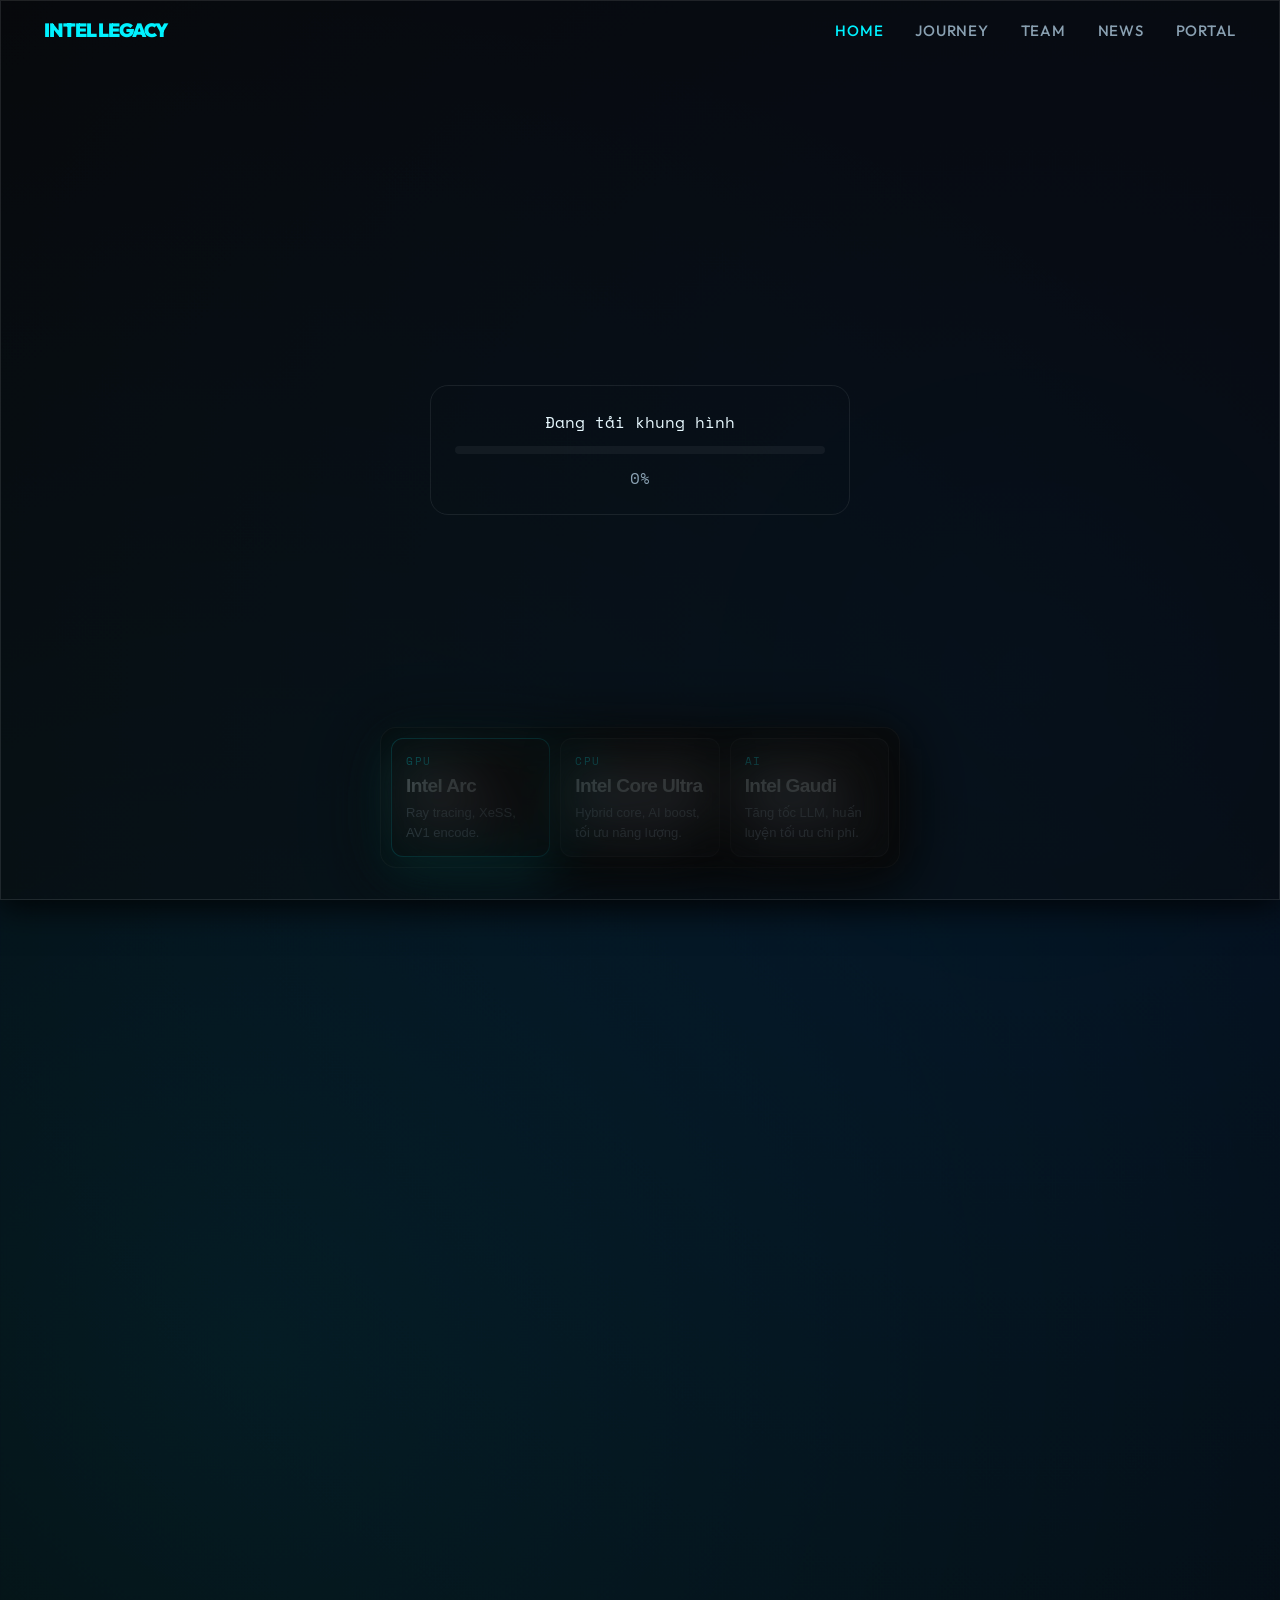
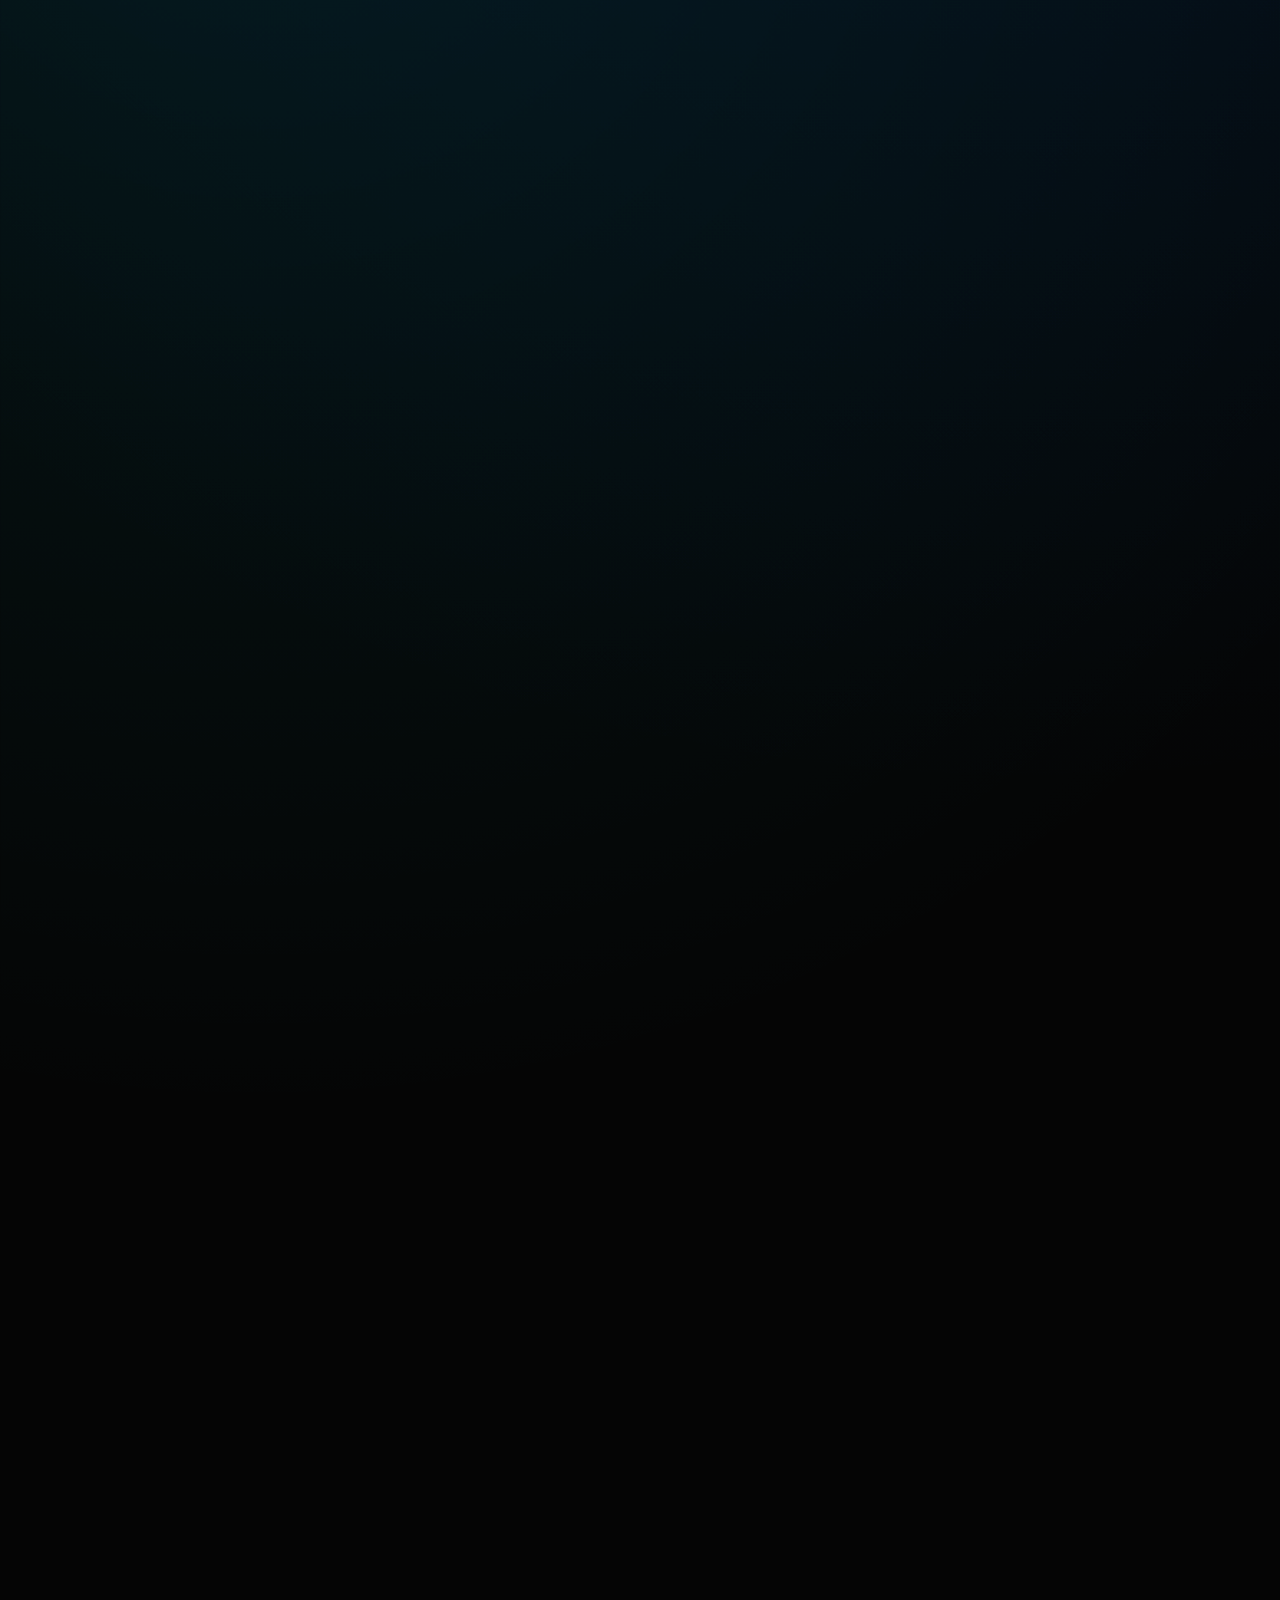
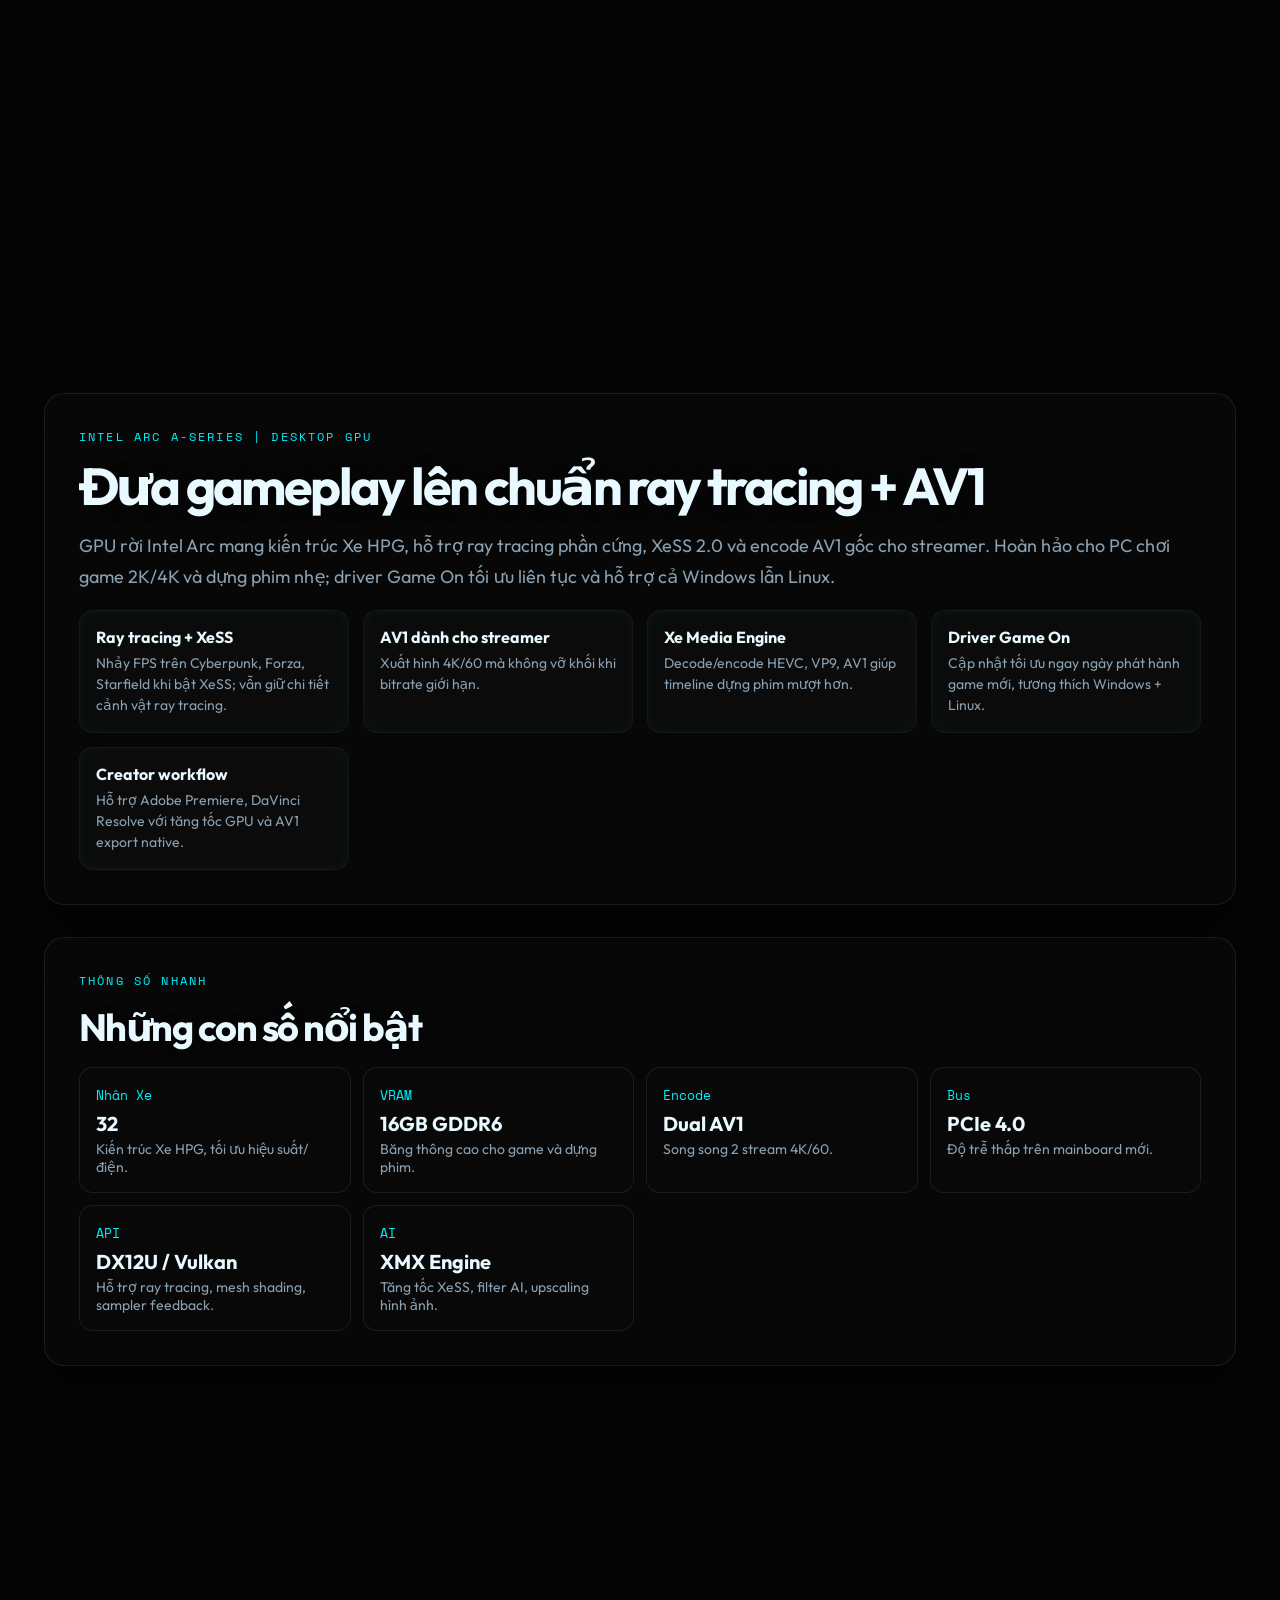
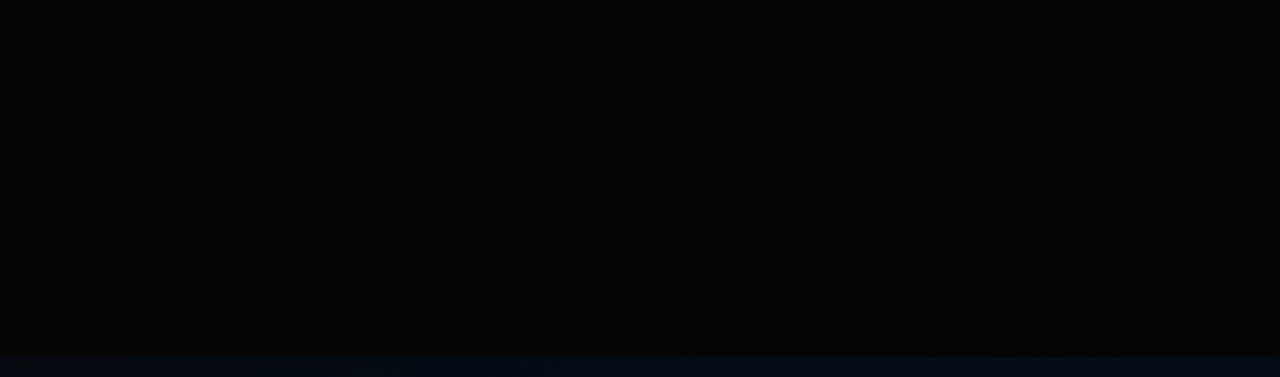
<file: index.html>
<!DOCTYPE html>
<html lang="vi">

<head>
  <meta charset="UTF-8" />
  <meta name="viewport" content="width=device-width, initial-scale=1.0" />
  <title>Intel Legacy</title>
  <meta name="description" content="Intel Legacy — Khám phá hệ sinh thái sản phẩm Intel: GPU Arc, CPU Core Ultra và AI Accelerator Gaudi. Trải nghiệm scrollytelling canvas 4K tương tác." />
  <link rel="preconnect" href="https://fonts.googleapis.com" />
  <link rel="preconnect" href="https://fonts.gstatic.com" crossorigin />
  <link
    href="https://fonts.googleapis.com/css2?family=Outfit:wght@300;400;500;700;900&family=Space+Mono:wght@400;700&display=swap"
    rel="stylesheet" />
  <link rel="stylesheet" href="Access/Css/variables.css" />
  <link rel="stylesheet" href="Access/Css/header.css" />
  <link rel="stylesheet" href="Access/Css/footer.css" />
  <link rel="stylesheet" href="Access/Css/index.css" />
</head>

<body>
  <div id="loadingScreen" class="loading-screen hardcore-glass">
    <div class="loader-wrap">
      <p class="mono">Đang tải khung hình</p>
      <div class="progress">
        <div id="loadingBar"></div>
      </div>
      <p id="loadingText" class="mono sub">0%</p>
    </div>
  </div>

  <canvas id="productCanvas"></canvas>

  <nav id="globalNavbar" class="global-navbar">
    <div class="nav-container">
      <div class="brand"><a href="index.html">Intel Legacy</a></div>
      <div class="nav-links" id="navLinks">
        <a href="index.html" class="nav-link">Home</a>
        <a href="journey.html" class="nav-link">Journey</a>
        <a href="team.html" class="nav-link">Team</a>
        <a href="news.html" class="nav-link">News</a>
        <a href="auth.html" class="nav-link login-btn-nav">Portal</a>
      </div>
      <button class="hamburger" id="hamburgerMenu" aria-label="Menu">
        <span></span>
        <span></span>
        <span></span>
      </button>
    </div>
  </nav>

  <header class="hero">
    <div class="tab-grid" id="productTabs">
      <button class="tab-card hardcore-glass active" data-product="arc">
        <span class="mono">GPU</span>
        <strong>Intel Arc</strong>
        <p>Ray tracing, XeSS, AV1 encode.</p>
      </button>
      <button class="tab-card hardcore-glass" data-product="cpu">
        <span class="mono">CPU</span>
        <strong>Intel Core Ultra</strong>
        <p>Hybrid core, AI boost, tối ưu năng lượng.</p>
      </button>
      <button class="tab-card hardcore-glass" data-product="gaudi">
        <span class="mono">AI</span>
        <strong>Intel Gaudi</strong>
        <p>Tăng tốc LLM, huấn luyện tối ưu chi phí.</p>
      </button>
    </div>

    <div class="overlay" id="overlay1"></div>
    <div class="overlay" id="overlay2"></div>
    <div class="overlay" id="overlay3"></div>
  </header>

  <div id="heroSpacer"></div>

  <main class="content">
    <section id="intro" class="section hardcore-glass reveal">
      <p id="productLabel" class="eyebrow mono"></p>
      <h1 id="productTitle"></h1>
      <p id="productSummary" class="lede"></p>
      <div id="featureList" class="feature-list"></div>
    </section>

    <section id="specs" class="section hardcore-glass reveal">
      <div class="section-head">
        <p class="eyebrow mono">Thông số nhanh</p>
        <h2>Những con số nổi bật</h2>
      </div>
      <div id="specGrid" class="spec-grid"></div>
    </section>

    <section id="cta" class="section hardcore-glass reveal">
      <div class="cta-body">
        <div>
          <p class="eyebrow mono">Thiết kế theo chuẩn Intel</p>
          <h2>Sẵn sàng tích hợp vào pipeline của bạn</h2>
          <p class="lede">Tối ưu cho studio game, lab AI và đội triển khai hạ tầng đám mây. Kết nối API, driver và hệ
            sinh thái phần mềm của Intel.</p>
        </div>
        <div class="cta-metrics">
          <div class="metric">
            <span class="mono">Canvas Ready</span>
            <strong>Hiển thị 4K</strong>
          </div>
          <div class="metric">
            <span class="mono">Latency</span>
            <strong>
              < 16ms</strong>
          </div>
          <div class="metric">
            <span class="mono">SDK</span>
            <strong>Xe, oneAPI</strong>
          </div>
        </div>
      </div>
    </section>
  </main>

  <!-- Global Footer -->
  <footer class="global-footer">
    <div class="footer-content">
      <div class="footer-stack">
        <span class="brand-name mono">Intel Legacy</span>
        <span class="university-name">Đại học Lạc Hồng</span>
        <span class="group-name mono">Nhóm Phát Triển: aesieunhan</span>
      </div>
    </div>
  </footer>

  <script src="Access/Js/LocalStorage/db.js"></script>
  <script src="Access/Js/header.js"></script>
  <script src="Access/Js/footer.js"></script>
  <script src="Access/Js/index.js"></script>
</body>

</html>
</file>
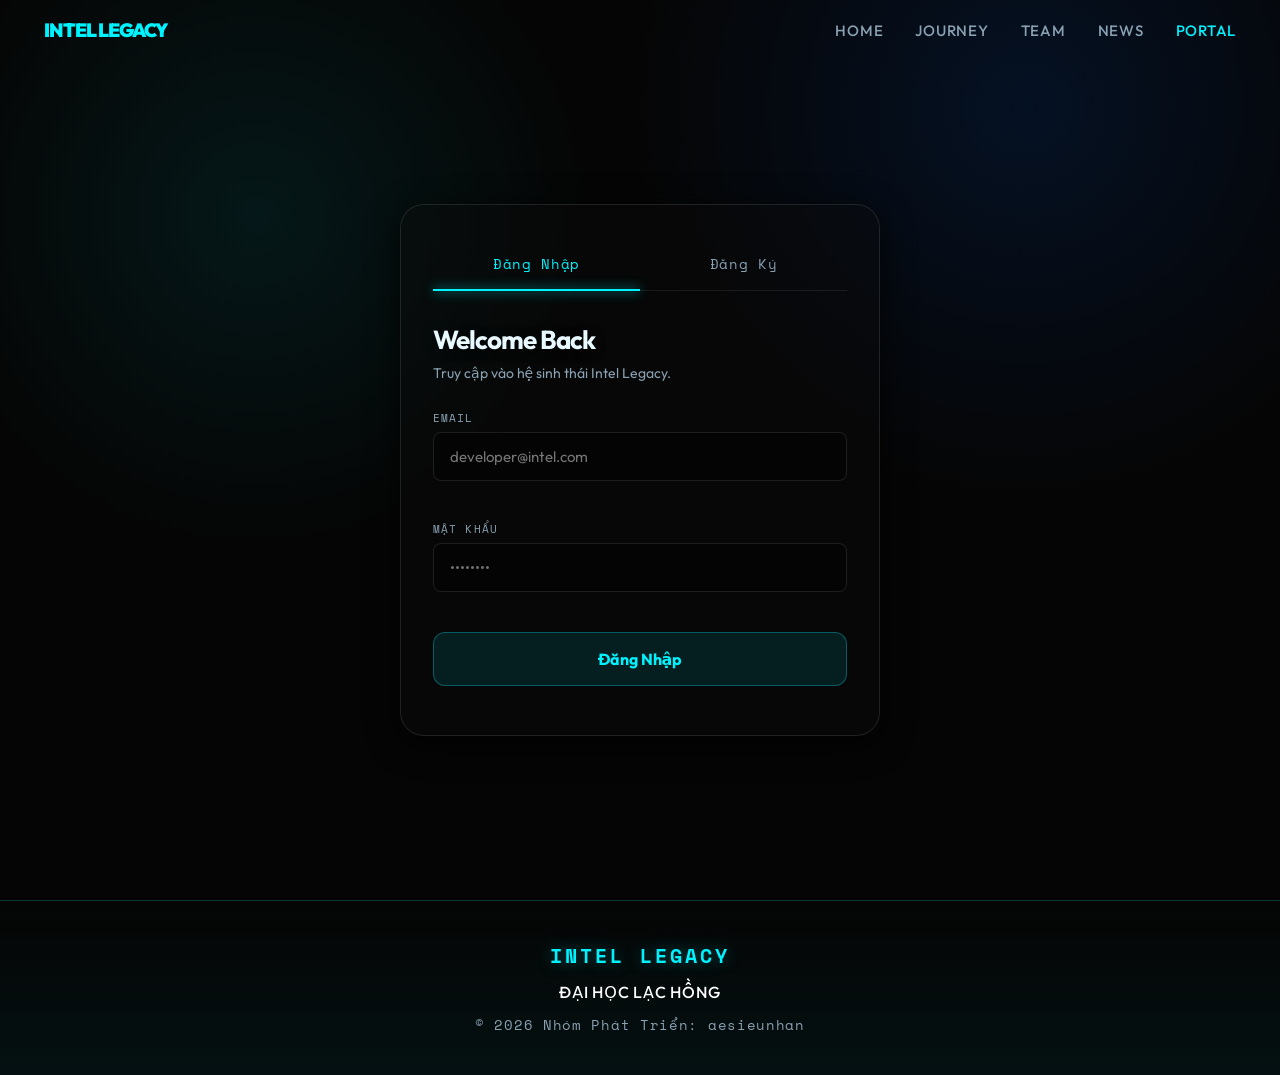
<file: auth.html>
<!DOCTYPE html>
<html lang="vi">
<head>
  <meta charset="UTF-8" />
  <meta name="viewport" content="width=device-width, initial-scale=1.0" />
  <title>Intel Legacy | Portal</title>
  <meta name="description" content="Đăng nhập hoặc đăng ký tài khoản Intel Legacy Portal. Truy cập hệ sinh thái công nghệ Intel và nhận thông tin sớm nhất." />
  <link rel="preconnect" href="https://fonts.googleapis.com" />
  <link rel="preconnect" href="https://fonts.gstatic.com" crossorigin />
  <link href="https://fonts.googleapis.com/css2?family=Outfit:wght@300;400;500;700;900&family=Space+Mono:wght@400;700&display=swap" rel="stylesheet" />
  <link rel="stylesheet" href="Access/Css/variables.css" />
  <link rel="stylesheet" href="Access/Css/header.css" />
  <link rel="stylesheet" href="Access/Css/footer.css" />
  <link rel="stylesheet" href="Access/Css/auth.css" />
</head>
<body>
  <nav id="globalNavbar" class="global-navbar scrolled">
    <div class="nav-container">
      <div class="brand"><a href="index.html">Intel Legacy</a></div>
      <div class="nav-links" id="navLinks">
        <a href="index.html" class="nav-link">Home</a>
        <a href="journey.html" class="nav-link">Journey</a>
        <a href="team.html" class="nav-link">Team</a>
        <a href="news.html" class="nav-link">News</a>
        <a href="auth.html" class="nav-link active login-btn-nav">Portal</a>
      </div>
      <button class="hamburger" id="hamburgerMenu" aria-label="Menu">
        <span></span>
        <span></span>
        <span></span>
      </button>
    </div>
  </nav>

  <main class="auth-shell">
    <div class="auth-container hardcore-glass">
      
      <!-- Toggle Tabs -->
      <div class="auth-tabs">
        <button class="auth-tab active" data-target="loginForm">Đăng Nhập</button>
        <button class="auth-tab" data-target="registerForm">Đăng Ký</button>
        <div class="tab-indicator"></div>
      </div>

      <!-- General Notification Area -->
      <div id="authNotification" class="auth-notification hidden mono"></div>

      <div class="auth-panels">
        <!-- Login Panel -->
        <form id="loginForm" class="auth-panel active">
          <div class="auth-header">
            <h2>Welcome Back</h2>
            <p class="lede">Truy cập vào hệ sinh thái Intel Legacy.</p>
          </div>
          <div class="input-group">
            <label for="loginEmail" class="mono">Email</label>
            <input type="email" id="loginEmail" placeholder="developer@intel.com" autocomplete="email" />
            <span class="error-msg mono" id="err-loginEmail"></span>
          </div>
          <div class="input-group">
            <label for="loginPassword" class="mono">Mật khẩu</label>
            <input type="password" id="loginPassword" placeholder="••••••••" autocomplete="current-password" />
            <span class="error-msg mono" id="err-loginPassword"></span>
          </div>
          <button type="submit" class="auth-submit-btn">Đăng Nhập <span class="spinner-btn hidden"></span></button>
        </form>

        <!-- Register Panel -->
        <form id="registerForm" class="auth-panel">
          <div class="auth-header">
            <h2>Create Account</h2>
            <p class="lede">Ghi danh để nhận thông tin công nghệ sớm nhất.</p>
          </div>
          <div class="input-group">
            <label for="regName" class="mono">Họ Tên</label>
            <input type="text" id="regName" placeholder="Nguyễn Văn A" autocomplete="name" />
            <span class="error-msg mono" id="err-regName"></span>
          </div>
          <div class="input-group">
            <label for="regEmail" class="mono">Email</label>
            <input type="email" id="regEmail" placeholder="developer@intel.com" autocomplete="email" />
            <span class="error-msg mono" id="err-regEmail"></span>
          </div>
          <div class="input-group">
            <label for="regPassword" class="mono">Mật khẩu</label>
            <input type="password" id="regPassword" placeholder="Tối thiểu 6 ký tự" autocomplete="new-password" />
            <span class="error-msg mono" id="err-regPassword"></span>
          </div>
          <div class="input-group">
            <label for="regConfirm" class="mono">Xác nhận mật khẩu</label>
            <input type="password" id="regConfirm" placeholder="Nhập lại mật khẩu" autocomplete="new-password" />
            <span class="error-msg mono" id="err-regConfirm"></span>
          </div>
          <button type="submit" class="auth-submit-btn">Đăng Ký Khởi Tạo <span class="spinner-btn hidden"></span></button>
        </form>
      </div>
      
    </div>
  </main>

  <!-- Logged in state UI (hidden by default) -->
  <main id="dashboardShell" class="auth-shell hidden">
    <div class="auth-container hardcore-glass">
      <div class="auth-header" style="text-align: center;">
        <p class="eyebrow mono" style="color: #00f2ff;">XÁC THỰC THÀNH CÔNG</p>
        <h2>System Online</h2>
        <p class="lede" style="margin-top: 10px;">Chào mừng <strong id="userDisplayName" style="color: #fff;"></strong> đã tham gia hệ sinh thái.</p>
        <button id="logoutBtn" class="auth-submit-btn" style="margin-top: 24px; background: rgba(255,51,102,0.1); border-color: rgba(255,51,102,0.4);">Đăng Xuất Mạng Lưới</button>
      </div>
    </div>
  </main>

  <!-- Global Footer -->
  <footer class="global-footer">
    <div class="footer-content">
      <div class="footer-stack">
        <span class="brand-name mono">Intel Legacy</span>
        <span class="university-name">Đại học Lạc Hồng</span>
        <span class="group-name mono">Nhóm Phát Triển: aesieunhan</span>
      </div>
    </div>
  </footer>

  <script src="Access/Js/LocalStorage/db.js"></script>
  <script src="Access/Js/header.js"></script>
  <script src="Access/Js/footer.js"></script>
  <script src="Access/Js/auth.js"></script>
</body>
</html>
</file>
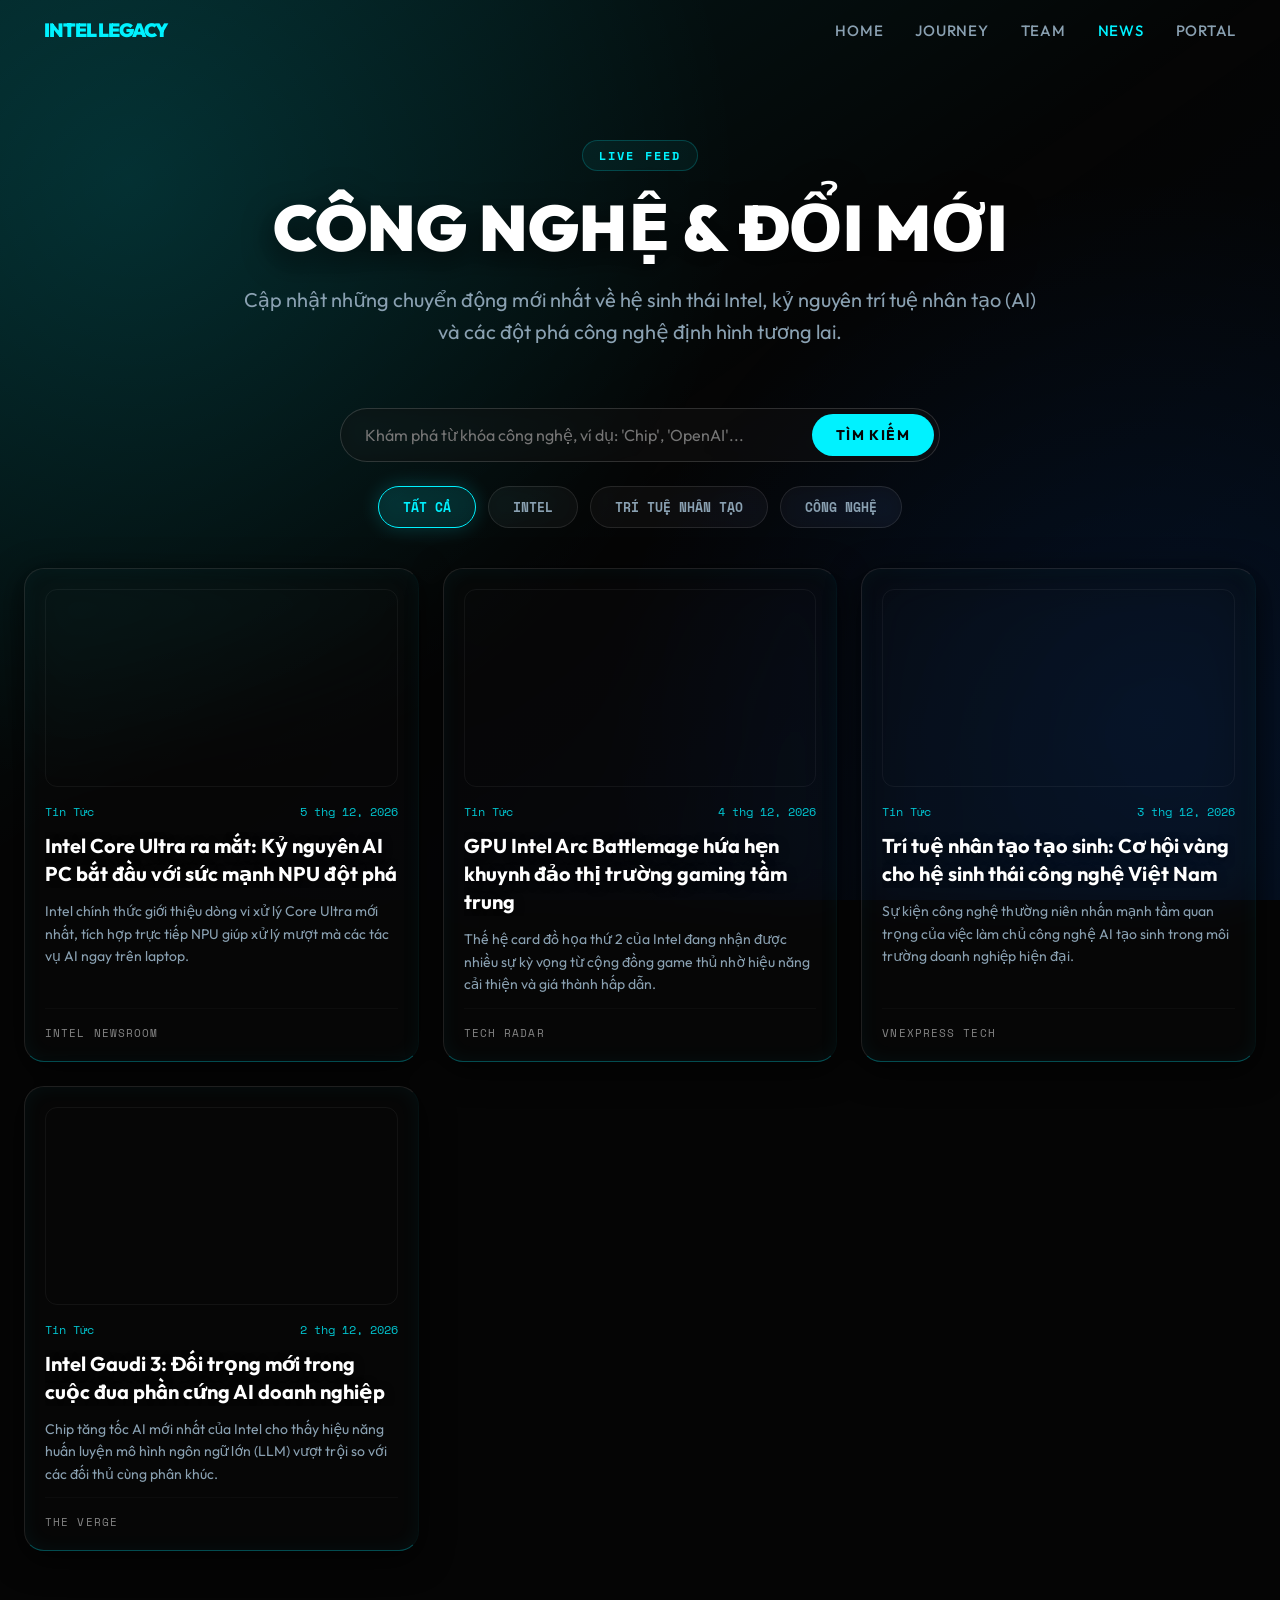
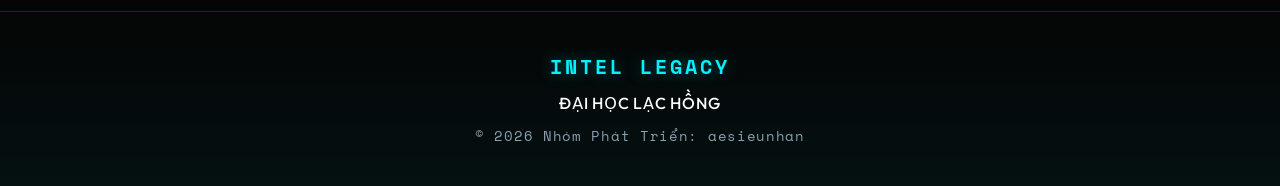
<file: news.html>
<!DOCTYPE html>
<html lang="vi">
<head>
  <meta charset="UTF-8" />
  <meta name="viewport" content="width=device-width, initial-scale=1.0" />
  <title>Intel Legacy | News</title>
  <meta name="description" content="Cập nhật tin tức công nghệ mới nhất về Intel, trí tuệ nhân tạo và các đột phá công nghệ định hình tương lai. Dữ liệu trực tiếp từ NewsAPI." />
  <link rel="preconnect" href="https://fonts.googleapis.com" />
  <link rel="preconnect" href="https://fonts.gstatic.com" crossorigin />
  <link href="https://fonts.googleapis.com/css2?family=Outfit:wght@300;400;500;700;900&family=Space+Mono:wght@400;700&display=swap" rel="stylesheet" />
  <link rel="stylesheet" href="Access/Css/variables.css" />
  <link rel="stylesheet" href="Access/Css/header.css" />
  <link rel="stylesheet" href="Access/Css/footer.css" />
  <link rel="stylesheet" href="Access/Css/news.css" />
</head>
<body>
  <!-- Global Navigation Setup similar to Journey/Team -->
  <nav id="globalNavbar" class="global-navbar scrolled">
    <div class="nav-container">
      <div class="brand"><a href="index.html">Intel Legacy</a></div>
      <div class="nav-links" id="navLinks">
        <a href="index.html" class="nav-link">Home</a>
        <a href="journey.html" class="nav-link">Journey</a>
        <a href="team.html" class="nav-link">Team</a>
        <a href="news.html" class="nav-link active">News</a>
        <a href="auth.html" class="nav-link login-btn-nav">Portal</a>
      </div>
      <button class="hamburger" id="hamburgerMenu" aria-label="Menu">
        <span></span>
        <span></span>
        <span></span>
      </button>
    </div>
  </nav>

  <main class="page-shell">
    <header class="news-header">
      <span class="eyebrow mono">Live Feed</span>
      <h1>Công nghệ & Đổi mới</h1>
      <p class="lede">Cập nhật những chuyển động mới nhất về hệ sinh thái Intel, kỷ nguyên trí tuệ nhân tạo (AI) và các đột phá công nghệ định hình tương lai.</p>
    </header>

    <section class="controls-container">
      <div class="search-bar">
        <input type="text" id="searchInput" class="search-input" placeholder="Khám phá từ khóa công nghệ, ví dụ: 'Chip', 'OpenAI'..." />
        <button id="searchBtn" class="search-btn">Tìm kiếm</button>
      </div>

      <div class="filter-tabs">
        <button class="filter-btn active" data-filter="all">Tất cả</button>
        <button class="filter-btn" data-filter="Intel">Intel</button>
        <button class="filter-btn" data-filter="Trí tuệ nhân tạo OR AI">Trí tuệ nhân tạo</button>
        <button class="filter-btn" data-filter="Công nghệ">Công nghệ</button>
      </div>
    </section>

    <!-- The grid will be populated dynamically by JavaScript -->
    <section class="news-grid" id="newsGrid">
      <div class="status-msg">
        <div class="spinner"></div>
        <p class="mono">Đang khởi tạo kết nối vệ tinh...</p>
      </div>
    </section>
  </main>

  <!-- Global Footer -->
  <footer class="global-footer">
    <div class="footer-content">
      <div class="footer-stack">
        <span class="brand-name mono">Intel Legacy</span>
        <span class="university-name">Đại học Lạc Hồng</span>
        <span class="group-name mono">Nhóm Phát Triển: aesieunhan</span>
      </div>
    </div>
  </footer>

  <script src="Access/Js/LocalStorage/db.js"></script>
  <script src="Access/Js/config.js"></script>
  <script src="Access/Js/header.js"></script>
  <script src="Access/Js/footer.js"></script>
  <script src="Access/Js/news.js"></script>
</body>
</html>
</file>
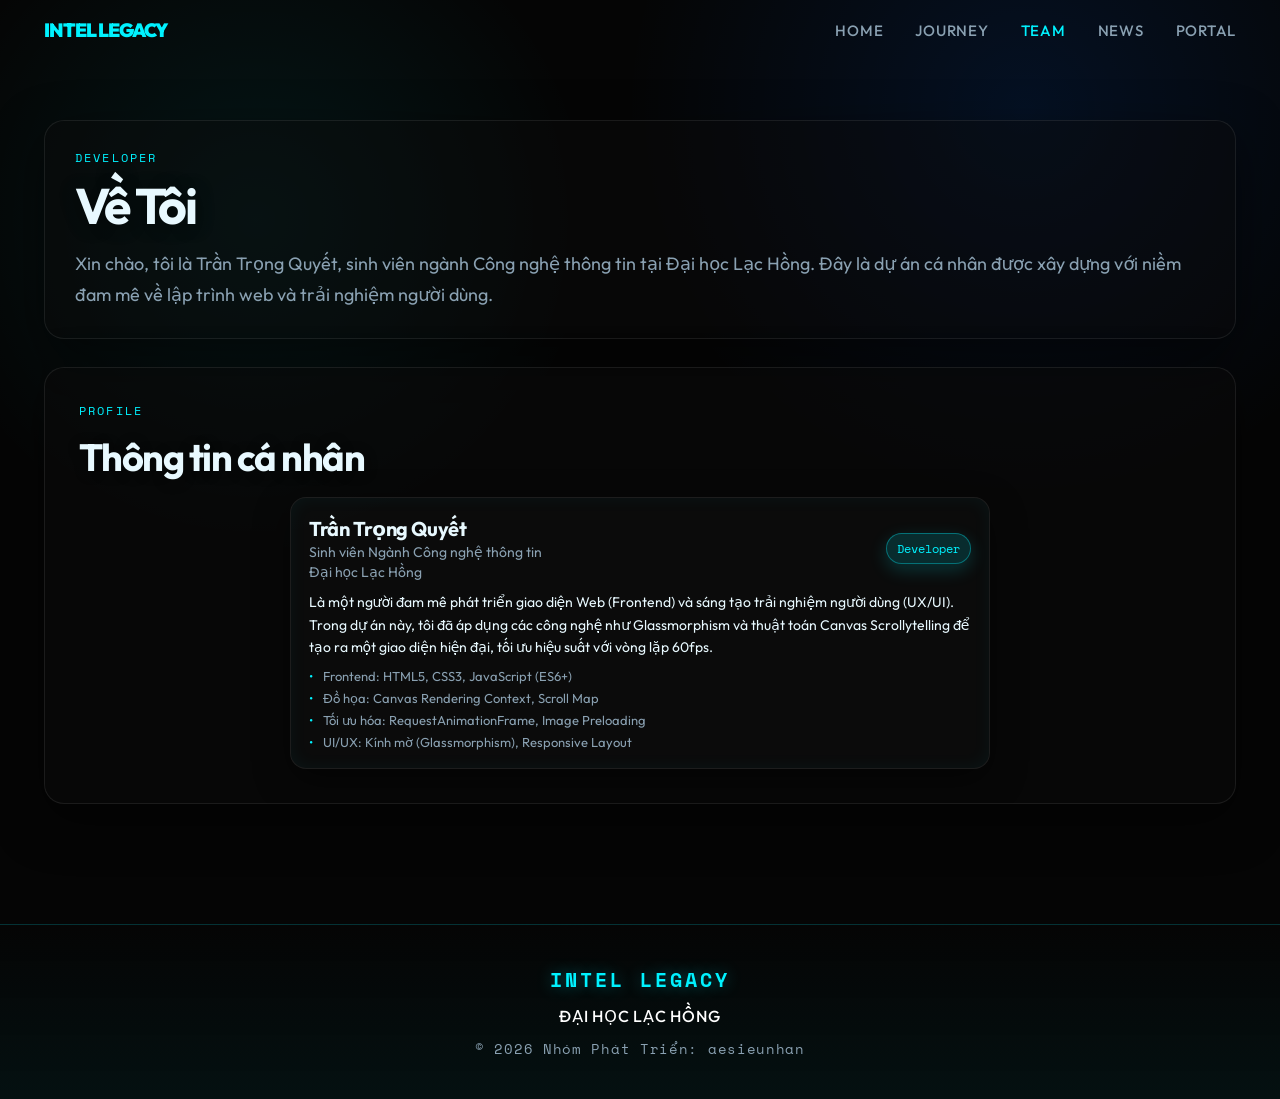
<file: team.html>
<!DOCTYPE html>
<html lang="vi">
<head>
  <meta charset="UTF-8" />
  <meta name="viewport" content="width=device-width, initial-scale=1.0" />
  <title>Intel Legacy | Về Tôi</title>
  <meta name="description" content="Trần Trọng Quyết — Sinh viên ngành Công nghệ thông tin tại Đại học Lạc Hồng. Nhà phát triển dự án Intel Legacy." />
  <link rel="preconnect" href="https://fonts.googleapis.com" />
  <link rel="preconnect" href="https://fonts.gstatic.com" crossorigin />
  <link href="https://fonts.googleapis.com/css2?family=Outfit:wght@300;400;500;700;900&family=Space+Mono:wght@400;700&display=swap" rel="stylesheet" />
  <link rel="stylesheet" href="Access/Css/variables.css" />
  <link rel="stylesheet" href="Access/Css/header.css" />
  <link rel="stylesheet" href="Access/Css/footer.css" />
  <link rel="stylesheet" href="Access/Css/team.css" />
</head>
<body>
  <nav id="globalNavbar" class="global-navbar scrolled">
    <div class="nav-container">
      <div class="brand"><a href="index.html">Intel Legacy</a></div>
      <div class="nav-links" id="navLinks">
        <a href="index.html" class="nav-link">Home</a>
        <a href="journey.html" class="nav-link">Journey</a>
        <a href="team.html" class="nav-link">Team</a>
        <a href="news.html" class="nav-link">News</a>
        <a href="auth.html" class="nav-link login-btn-nav">Portal</a>
      </div>
      <button class="hamburger" id="hamburgerMenu" aria-label="Menu">
        <span></span>
        <span></span>
        <span></span>
      </button>
    </div>
  </nav>

  <main class="page-shell">
    <header class="team-hero hardcore-glass">
      <p class="eyebrow mono">Developer</p>
      <h1>Về Tôi</h1>
      <p class="lede">Xin chào, tôi là Trần Trọng Quyết, sinh viên ngành Công nghệ thông tin tại Đại học Lạc Hồng. Đây là dự án cá nhân được xây dựng với niềm đam mê về lập trình web và trải nghiệm người dùng.</p>
    </header>

    <section class="section hardcore-glass visible">
      <div class="section-head">
        <p class="eyebrow mono">Profile</p>
        <h2>Thông tin cá nhân</h2>
      </div>
      <div class="about-wrapper">
        <article class="member-card about-card">
          <div class="member-top">
            <div>
              <h3>Trần Trọng Quyết</h3>
              <p class="role">Sinh viên Ngành Công nghệ thông tin</p>
              <p class="role">Đại học Lạc Hồng</p>
            </div>
            <span class="badge">Developer</span>
          </div>
          <p class="summary">Là một người đam mê phát triển giao diện Web (Frontend) và sáng tạo trải nghiệm người dùng (UX/UI). Trong dự án này, tôi đã áp dụng các công nghệ như Glassmorphism và thuật toán Canvas Scrollytelling để tạo ra một giao diện hiện đại, tối ưu hiệu suất với vòng lặp 60fps.</p>
          <ul class="stack-list">
            <li>Frontend: HTML5, CSS3, JavaScript (ES6+)</li>
            <li>Đồ họa: Canvas Rendering Context, Scroll Map</li>
            <li>Tối ưu hóa: RequestAnimationFrame, Image Preloading</li>
            <li>UI/UX: Kính mờ (Glassmorphism), Responsive Layout</li>
          </ul>
        </article>
      </div>
    </section>
  </main>
  <!-- Global Footer -->
  <footer class="global-footer">
    <div class="footer-content">
      <div class="footer-stack">
        <span class="brand-name mono">Intel Legacy</span>
        <span class="university-name">Đại học Lạc Hồng</span>
        <span class="group-name mono">Phát Triển Bởi: Trần Trọng Quyết</span>
      </div>
    </div>
  </footer>

  <script src="Access/Js/LocalStorage/db.js"></script>
  <script src="Access/Js/header.js"></script>
  <script src="Access/Js/footer.js"></script>
  <script src="Access/Js/team.js"></script>
</body>
</html>
</file>
<file: Access/Css/variables.css>
/**
 * ╔══════════════════════════════════════════════════════════════╗
 *  DESIGN TOKENS — Intel Legacy
 *  File duy nhất chứa tất cả biến CSS (design tokens).
 *  Được load ĐẦU TIÊN trên mọi trang.
 *  → Đảm bảo tính nhất quán về màu sắc, font chữ xuyên suốt.
 * ╚══════════════════════════════════════════════════════════════╝
 */

:root {
  /* ── Bảng màu chính ──────────────────────────────── */
  --obsidian: #050505;           /* Nền tối chủ đạo */
  --intel-cyan: #00f2ff;         /* Accent chính — neon cyan */
  --accent: #0066ff;             /* Accent phụ — gradient, link */

  /* ── Bề mặt kính (Glassmorphism) ─────────────────── */
  --glass: rgba(255, 255, 255, 0.03);
  --glass-bg: rgba(10, 10, 10, 0.4);
  --glass-border: rgba(255, 255, 255, 0.1);
  --glass-shadow: 0 8px 32px 0 rgba(0, 0, 0, 0.8);

  /* ── Typography ──────────────────────────────────── */
  --text: #e8f9ff;               /* Chữ chính (sáng) */
  --muted: #8aa1b2;              /* Chữ phụ (xám xanh) */
  --mono: "Space Mono", monospace;
  --sans: "Outfit", system-ui, -apple-system, BlinkMacSystemFont, "Segoe UI", sans-serif;

  /* ── Color scheme ────────────────────────────────── */
  color-scheme: dark;
}

/* ── Global Reset ─────────────────────────────────── */
* {
  box-sizing: border-box;
  margin: 0;
  padding: 0;
}

/* ── Base Body ────────────────────────────────────── */
body {
  font-family: var(--sans);
  color: var(--text);
  background: var(--obsidian);
  overflow-x: hidden;
  min-height: 100vh;
  margin: 0;
  padding: 0;
}

/* ── Shared Utility Classes ───────────────────────── */
.mono {
  font-family: var(--mono);
}

.eyebrow {
  letter-spacing: 0.18em;
  text-transform: uppercase;
  color: var(--intel-cyan);
  font-size: 12px;
  margin-bottom: 8px;
}

.lede {
  margin-top: 12px;
  color: var(--muted);
  font-size: 18px;
  line-height: 1.7;
}

.sub {
  color: var(--muted);
}

/* ── Hardcore Glassmorphism ───────────────────────── */
.hardcore-glass {
  background: var(--glass-bg);
  backdrop-filter: blur(25px) saturate(180%);
  -webkit-backdrop-filter: blur(25px) saturate(180%);
  border: 1px solid var(--glass-border);
  box-shadow: var(--glass-shadow);
}
</file>
<file: Access/Css/header.css>
/* Access/Css/header.css */
/* Navbar toàn cục — được load trên mọi trang */
/* Design tokens đã được khai báo trong variables.css */


/* Navbar container */
.global-navbar {
  position: fixed;
  top: 0;
  left: 0;
  width: 100%;
  box-sizing: border-box;
  z-index: 999;
  padding: 18px 44px;
  background: transparent;
  transition: all 0.5s ease;
  font-family: var(--sans);
}

.global-navbar.scrolled {
  background: rgba(10, 10, 10, 0.85);
  backdrop-filter: blur(24px);
  -webkit-backdrop-filter: blur(24px);
  border-bottom: 1px solid rgba(255, 255, 255, 0.06);
}

.global-navbar .nav-container {
  display: flex;
  justify-content: space-between;
  align-items: center;
  max-width: 1440px;
  margin: 0 auto;
}

.global-navbar .brand a {
  font-weight: 900;
  letter-spacing: -0.05em;
  text-transform: uppercase;
  color: var(--intel-cyan);
  text-decoration: none;
  font-size: 1.2rem;
  transition: opacity 0.3s;
}

.global-navbar .brand a:hover {
  opacity: 0.8;
}

.global-navbar .nav-links {
  display: flex;
  gap: 32px;
  align-items: center;
}

.global-navbar .nav-link {
  color: var(--muted);
  text-decoration: none;
  font-weight: 500;
  font-size: 15px;
  letter-spacing: 0.05em;
  transition: color 0.3s ease;
  text-transform: uppercase;
}

.global-navbar .nav-link:hover,
.global-navbar .nav-link.active {
  color: var(--intel-cyan);
}

/* Hamburger Menu Icon */
.hamburger {
  display: none;
  flex-direction: column;
  justify-content: space-between;
  width: 30px;
  height: 21px;
  background: transparent;
  border: none;
  cursor: pointer;
  z-index: 1000;
}

.hamburger span {
  width: 100%;
  height: 2px;
  background-color: var(--text);
  border-radius: 4px;
  transition: all 0.3s ease;
  transform-origin: left center;
}

/* Mobile Responsive */
@media screen and (max-width: 768px) {
  .global-navbar {
    padding: 14px 20px;
  }

  .hamburger {
    display: flex;
  }

  .global-navbar .nav-links {
    position: fixed;
    top: 0;
    right: -100%; /* Hidden off-screen */
    width: 250px;
    height: 100vh;
    background: rgba(10, 10, 10, 0.95);
    backdrop-filter: blur(30px);
    -webkit-backdrop-filter: blur(30px);
    display: flex;
    flex-direction: column;
    align-items: flex-start;
    padding: 80px 30px 30px;
    gap: 25px;
    transition: right 0.4s ease;
    border-left: 1px solid rgba(255, 255, 255, 0.05);
    box-shadow: -10px 0 30px rgba(0, 0, 0, 0.5);
  }

  .global-navbar .nav-links.active {
    right: 0;
  }
  
  .global-navbar .nav-link {
    font-size: 18px;
    width: 100%;
    padding: 10px 0;
    border-bottom: 1px solid rgba(255,255,255,0.05);
  }

  /* Hamburger Animation when Active */
  .hamburger.active span:nth-child(1) {
    transform: rotate(45deg) translateY(-2px);
  }
  .hamburger.active span:nth-child(2) {
    opacity: 0;
  }
  .hamburger.active span:nth-child(3) {
    transform: rotate(-45deg) translateY(2px);
  }
}

/* Page Transitions */
body {
  opacity: 0;
  animation: pageFadeIn 0.6s ease-out forwards;
}

body.page-exit {
  animation: pageFadeOut 0.4s ease-out forwards;
}

@keyframes pageFadeIn {
  0% { opacity: 0; }
  100% { opacity: 1; }
}

@keyframes pageFadeOut {
  0% { opacity: 1; }
  100% { opacity: 0; }
}
</file>
<file: Access/Css/footer.css>
/* Access/Css/footer.css */
.global-footer {
  width: 100%;
  padding: 40px 5%;
  background: linear-gradient(to top, rgba(0, 242, 255, 0.05), var(--obsidian));
  border-top: 1px solid rgba(0, 242, 255, 0.15);
  margin-top: auto;
  font-family: var(--sans);
  position: relative;
  z-index: 10;
  text-align: center;
}

.global-footer .footer-content {
  max-width: 1440px;
  margin: 0 auto;
  display: flex;
  justify-content: center;
  align-items: center;
}

.global-footer .footer-stack {
  display: flex;
  flex-direction: column;
  gap: 12px;
  align-items: center;
}

.global-footer .brand-name {
  font-size: 20px;
  color: var(--intel-cyan);
  letter-spacing: 0.15em;
  text-transform: uppercase;
  font-weight: 700;
  text-shadow: 0 0 16px rgba(0, 242, 255, 0.4);
}

.global-footer .university-name {
  font-size: 16px;
  color: #fff;
  font-weight: 500;
  letter-spacing: 0.05em;
  text-transform: uppercase;
}

.global-footer .group-name {
  font-size: 14px;
  color: var(--muted);
  letter-spacing: 0.05em;
}
</file>
<file: Access/Css/index.css>
/* Access/Css/index.css */
/* Trang chủ — Canvas Scrollytelling Product Showcase */
/* Design tokens, reset, .hardcore-glass → variables.css */

body {
  background: radial-gradient(circle at 20% 20%, rgba(0, 242, 255, 0.08), transparent 25%),
    radial-gradient(circle at 80% 10%, rgba(0, 102, 255, 0.12), transparent 28%),
    var(--obsidian);
}

/* Canvas hiển thị frame sản phẩm — phủ toàn màn hình, cố định */
canvas#productCanvas {
  position: fixed;
  inset: 0;
  z-index: 0;
  width: 100vw;
  height: 100vh;
  display: block;
}

.hero {
  position: relative;
  z-index: 10;
  padding: 120px 44px 0;
  min-height: 100vh;
}

.tab-grid {
  position: fixed;
  left: 50%;
  bottom: 32px;
  transform: translateX(-50%);
  display: grid;
  grid-template-columns: repeat(auto-fit, minmax(150px, 1fr));
  gap: 10px;
  width: min(520px, 90vw);
  padding: 10px;
  border-radius: 16px;
  background: rgba(10, 10, 10, 0.55);
  backdrop-filter: blur(18px) saturate(160%);
  border: 1px solid rgba(255, 255, 255, 0.08);
  box-shadow: 0 16px 60px rgba(0, 0, 0, 0.55);
  transition: opacity 0.35s ease, transform 0.35s ease;
  z-index: 30;
}

.tab-grid.hide {
  opacity: 0;
  pointer-events: none;
  transform: translateX(-50%) translateY(8px);
}

.tab-card {
  color: var(--text);
  padding: 14px;
  border-radius: 12px;
  border: 1px solid rgba(255, 255, 255, 0.08);
  text-align: left;
  cursor: pointer;
  transition: transform 0.2s ease, border-color 0.3s ease, box-shadow 0.3s ease;
  background: rgba(255, 255, 255, 0.02);
}

.tab-card span.mono {
  font-family: var(--mono);
  font-size: 11px;
  color: var(--intel-cyan);
  letter-spacing: 0.14em;
}

.tab-card strong {
  display: block;
  margin-top: 6px;
  font-size: 19px;
  letter-spacing: -0.03em;
}

.tab-card p {
  margin-top: 6px;
  color: var(--muted);
  font-size: 13px;
  line-height: 1.5;
}

.tab-card.active {
  border-color: rgba(0, 242, 255, 0.4);
  box-shadow: 0 12px 40px rgba(0, 242, 255, 0.18);
}

.tab-card:hover {
  transform: translateY(-4px);
  border-color: rgba(0, 242, 255, 0.6);
}

.overlay {
  position: fixed;
  top: 0;
  left: 0;
  width: 100%;
  height: 100vh;
  display: flex;
  align-items: center;
  justify-content: center;
  pointer-events: none;
  opacity: 0;
  z-index: 10;
  will-change: opacity, transform;
  transition: none;
  padding: 0 24px;
}

.overlay .copy {
  max-width: 1080px;
  text-align: center;
  background: rgba(5, 5, 5, 0.68);
  padding: 26px 32px;
  border-radius: 20px;
  border: 1px solid rgba(0, 242, 255, 0.2);
  box-shadow: 0 20px 56px rgba(0, 0, 0, 0.6), inset 0 0 32px rgba(0, 242, 255, 0.1);
  text-shadow: 0 2px 18px rgba(0, 0, 0, 0.55);
}

.overlay h2 {
  font-weight: 900;
  letter-spacing: -0.04em;
  font-size: clamp(32px, 5vw, 52px);
  color: #f6fdff;
  text-shadow: 0 4px 22px rgba(0, 0, 0, 0.6);
}

.overlay p {
  margin-top: 6px;
  color: #d7e9f5;
  line-height: 1.7;
  font-size: 16px;
  font-weight: 500;
}

#heroSpacer {
  position: relative;
  z-index: 1;
  height: 500vh;
}

.content {
  position: relative;
  z-index: 5;
  padding: 0 44px 120px;
  display: flex;
  flex-direction: column;
  gap: 32px;
}

.section {
  padding: 34px;
  border-radius: 20px;
  border: 1px solid rgba(255, 255, 255, 0.08);
  opacity: 0;
  transform: translateY(40px);
  transition: opacity 0.8s ease, transform 0.8s ease;
  background: rgba(10, 10, 10, 0.55);
  box-shadow: 0 16px 48px rgba(0, 0, 0, 0.5);
}

.section.visible {
  opacity: 1;
  transform: translateY(0);
}

/* .eyebrow, .lede, .mono, .sub → variables.css */

h1 {
  font-size: clamp(32px, 5vw, 52px);
  letter-spacing: -0.05em;
  text-shadow: 0 2px 18px rgba(0, 0, 0, 0.35);
}

h2 {
  font-size: clamp(26px, 4vw, 38px);
  letter-spacing: -0.04em;
  text-shadow: 0 2px 14px rgba(0, 0, 0, 0.3);
}

.feature-list {
  margin-top: 18px;
  display: grid;
  grid-template-columns: repeat(auto-fit, minmax(240px, 1fr));
  gap: 14px;
}

.feature {
  padding: 16px;
  border-radius: 14px;
  background: rgba(255, 255, 255, 0.02);
  border: 1px solid rgba(255, 255, 255, 0.05);
  box-shadow: inset 0 0 16px rgba(0, 242, 255, 0.05);
}

.feature strong {
  display: block;
  color: var(--text);
  margin-bottom: 6px;
  font-size: 16px;
}

.feature p {
  color: var(--muted);
  font-size: 14px;
  line-height: 1.5;
}

.section-head {
  display: flex;
  flex-direction: column;
  gap: 6px;
  margin-bottom: 16px;
}

.spec-grid {
  display: grid;
  grid-template-columns: repeat(auto-fit, minmax(220px, 1fr));
  gap: 12px;
}

.spec {
  padding: 16px;
  border-radius: 14px;
  background: rgba(10, 10, 10, 0.5);
  border: 1px solid rgba(255, 255, 255, 0.08);
}

.spec span {
  font-family: var(--mono);
  color: var(--intel-cyan);
  font-size: 13px;
}

.spec strong {
  display: block;
  margin-top: 6px;
  font-size: 20px;
}

.spec p {
  color: var(--muted);
  font-size: 14px;
  margin-top: 4px;
}

.cta-body {
  display: grid;
  grid-template-columns: 1.3fr 1fr;
  gap: 24px;
  align-items: center;
}

.cta-metrics {
  display: grid;
  grid-template-columns: repeat(auto-fit, minmax(150px, 1fr));
  gap: 10px;
}

.metric {
  padding: 14px;
  border-radius: 12px;
  background: rgba(255, 255, 255, 0.02);
  border: 1px solid rgba(255, 255, 255, 0.06);
}

.metric span {
  font-family: var(--mono);
  color: var(--intel-cyan);
  font-size: 12px;
}

.metric strong {
  display: block;
  margin-top: 6px;
  font-size: 18px;
}


/* .mono, .sub → variables.css */

.loading-screen {
  position: fixed;
  inset: 0;
  z-index: 200;
  display: flex;
  align-items: center;
  justify-content: center;
  transition: opacity 0.7s ease;
}

.loader-wrap {
  width: min(420px, 90vw);
  padding: 24px;
  border-radius: 18px;
  border: 1px solid rgba(255, 255, 255, 0.08);
  text-align: center;
}

.progress {
  width: 100%;
  height: 8px;
  background: rgba(255, 255, 255, 0.05);
  border-radius: 999px;
  overflow: hidden;
  margin: 12px 0;
}

#loadingBar {
  width: 0%;
  height: 100%;
  background: linear-gradient(90deg, var(--intel-cyan), var(--accent));
  transition: width 0.25s ease;
}

@media (max-width: 900px) {
  .hero {
    padding: 100px 18px 0;
  }

  .content {
    padding: 0 18px 100px;
  }

  .cta-body {
    grid-template-columns: 1fr;
  }
}

@media (max-width: 720px) {

  h1 {
    font-size: clamp(28px, 7vw, 44px);
  }

  h2 {
    font-size: clamp(24px, 6vw, 34px);
  }

  .lede {
    font-size: 16px;
    line-height: 1.6;
  }

  .tab-grid {
    bottom: 18px;
    width: 95vw;
    grid-template-columns: repeat(auto-fit, minmax(130px, 1fr));
    padding: 10px 12px;
  }

  .tab-card {
    padding: 12px;
  }

  .tab-card strong {
    font-size: 17px;
  }

  .tab-card p {
    font-size: 12px;
  }

  .overlay {
    padding: 0 12px;
  }

  .overlay .copy {
    padding: 20px 22px;
  }

  .overlay h2 {
    font-size: clamp(26px, 7vw, 38px);
  }

  .overlay p {
    font-size: 15px;
    line-height: 1.6;
  }

  .section {
    padding: 22px;
  }

  .content {
    padding: 0 14px 80px;
    gap: 26px;
  }

  .feature-list {
    grid-template-columns: repeat(auto-fit, minmax(200px, 1fr));
  }
}

@media (max-width: 540px) {
  .tab-grid {
    grid-template-columns: repeat(auto-fit, minmax(120px, 1fr));
    gap: 8px;
  }

  .overlay .copy {
    padding: 18px 18px;
  }

  .overlay h2 {
    font-size: clamp(24px, 8vw, 32px);
  }

  .overlay p {
    font-size: 14px;
  }

  .spec-grid {
    grid-template-columns: repeat(auto-fit, minmax(170px, 1fr));
  }

  .section {
    border-radius: 16px;
  }
}
</file>
<file: Access/Css/auth.css>
@import "./index.css";

.auth-shell {
  padding: 140px 24px 100px;
  display: flex;
  align-items: center;
  justify-content: center;
  min-height: 100vh;
  position: relative;
  z-index: 5;
}

.auth-shell.hidden {
  display: none !important;
}

.auth-container {
  width: 100%;
  max-width: 480px;
  border-radius: 24px;
  position: relative;
  overflow: hidden;
  padding: 32px;
}

/* Tabs */
.auth-tabs {
  display: flex;
  position: relative;
  margin-bottom: 32px;
  border-bottom: 1px solid rgba(255, 255, 255, 0.08);
}

.auth-tab {
  flex: 1;
  background: transparent;
  border: none;
  color: var(--muted);
  font-family: var(--mono);
  font-size: 14px;
  letter-spacing: 0.05em;
  padding: 16px 0;
  cursor: pointer;
  transition: color 0.3s ease;
  outline: none;
}

.auth-tab.active {
  color: var(--intel-cyan);
}

.tab-indicator {
  position: absolute;
  bottom: -1px;
  left: 0;
  width: 50%;
  height: 2px;
  background: var(--intel-cyan);
  transition: transform 0.4s cubic-bezier(0.23, 1, 0.32, 1);
  box-shadow: 0 0 12px var(--intel-cyan);
}

/* Panels */
.auth-panels {
  position: relative;
  min-height: 380px;
}

.auth-panel {
  position: absolute;
  top: 0;
  left: 0;
  width: 100%;
  opacity: 0;
  pointer-events: none;
  transform: translateX(30px);
  transition: opacity 0.4s ease, transform 0.4s cubic-bezier(0.23, 1, 0.32, 1);
}

.auth-panel.active {
  opacity: 1;
  pointer-events: all;
  transform: translateX(0);
  position: relative;
}

/* Form Styles */
.auth-header {
  margin-bottom: 24px;
}

.auth-header h2 {
  font-size: 26px;
  color: var(--text);
}

.auth-header .lede {
  font-size: 14px;
  margin-top: 6px;
}

.input-group {
  margin-bottom: 20px;
  display: flex;
  flex-direction: column;
}

.input-group label {
  font-size: 11px;
  color: var(--muted);
  margin-bottom: 6px;
  text-transform: uppercase;
  letter-spacing: 0.1em;
}

.input-group input {
  background: rgba(0, 0, 0, 0.3);
  border: 1px solid rgba(255, 255, 255, 0.1);
  border-radius: 8px;
  padding: 14px 16px;
  color: var(--text);
  font-family: var(--sans);
  font-size: 15px;
  outline: none;
  transition: border-color 0.3s ease, box-shadow 0.3s ease, background 0.3s ease;
}

.input-group input:focus {
  border-color: rgba(0, 242, 255, 0.5);
  box-shadow: 0 0 0 4px rgba(0, 242, 255, 0.05);
  background: rgba(0, 0, 0, 0.5);
}

.input-group.error input {
  border-color: rgba(255, 51, 102, 0.6);
  box-shadow: 0 0 0 4px rgba(255, 51, 102, 0.1);
}

.error-msg {
  color: #ff3366;
  font-size: 11px;
  margin-top: 6px;
  height: 14px;
  opacity: 0;
  transition: opacity 0.2s ease;
}

.input-group.error .error-msg {
  opacity: 1;
}

/* Notice Box */
.auth-notification {
  padding: 12px 16px;
  border-radius: 8px;
  margin-bottom: 24px;
  font-size: 13px;
  text-align: center;
  border: 1px solid transparent;
}

.auth-notification.hidden {
  display: none !important;
}

.auth-notification.success {
  background: rgba(0, 242, 255, 0.1);
  border-color: rgba(0, 242, 255, 0.3);
  color: var(--intel-cyan);
}

.auth-notification.error {
  background: rgba(255, 51, 102, 0.1);
  border-color: rgba(255, 51, 102, 0.3);
  color: #ff3366;
}

/* Button */
.auth-submit-btn {
  width: 100%;
  padding: 16px;
  margin-top: 10px;
  border-radius: 12px;
  background: rgba(0, 242, 255, 0.1);
  border: 1px solid rgba(0, 242, 255, 0.3);
  color: var(--intel-cyan);
  font-family: var(--sans);
  font-weight: 700;
  font-size: 16px;
  cursor: pointer;
  transition: all 0.3s ease;
  display: flex;
  justify-content: center;
  align-items: center;
  gap: 10px;
}

.auth-submit-btn:hover {
  background: rgba(0, 242, 255, 0.2);
  transform: translateY(-2px);
  box-shadow: 0 8px 24px rgba(0, 242, 255, 0.2);
}

.auth-submit-btn:disabled {
  opacity: 0.5;
  cursor: not-allowed;
  transform: none;
}

/* Spinner inside button */
.spinner-btn {
  width: 18px;
  height: 18px;
  border: 2px solid rgba(0, 242, 255, 0.3);
  border-top-color: var(--intel-cyan);
  border-radius: 50%;
  animation: spin 0.8s linear infinite;
}

.spinner-btn.hidden {
  display: none;
}

@keyframes spin {
  to { transform: rotate(360deg); }
}

@media (max-width: 540px) {
  .auth-container {
    padding: 24px 20px;
  }
}
</file>
<file: Access/Css/news.css>
/* Access/Css/news.css */
/* Trang News — Live Feed từ NewsAPI */
/* Design tokens, .hardcore-glass gốc → variables.css */

/* Nền gradient riêng trang News */
body {
  position: relative;
  background: #050505;
}

body::before {
  content: "";
  position: fixed;
  inset: 0;
  pointer-events: none;
  background:
    radial-gradient(circle at 10% 20%, rgba(0, 242, 255, 0.12), transparent 45%),
    radial-gradient(circle at 90% 80%, rgba(0, 102, 255, 0.1), transparent 40%),
    linear-gradient(145deg, rgba(0, 242, 255, 0.1) 0%, transparent 50%, rgba(0, 102, 255, 0.05) 100%);
  z-index: 0;
}

/* Override glassmorphism cho News cards — border gradient đặc biệt */
.hardcore-glass {
  background: rgba(10, 10, 10, 0.45);
  backdrop-filter: blur(25px) saturate(180%);
  -webkit-backdrop-filter: blur(25px) saturate(180%);
  border-top: 1px solid rgba(255, 255, 255, 0.1);
  border-left: 1px solid rgba(255, 255, 255, 0.1);
  border-bottom: 1px solid rgba(0, 242, 255, 0.3);
  border-right: 1px solid rgba(0, 242, 255, 0.05);
  box-shadow: 0 8px 32px 0 rgba(0, 0, 0, 0.8), inset 0 0 20px rgba(0, 242, 255, 0.05);
}

/* Layout chính */
.page-shell {
  position: relative;
  z-index: 10;
  padding: 120px 0 60px;
  min-height: 100vh;
  display: flex;
  flex-direction: column;
  gap: 40px;
  max-width: 1280px;
  margin: 0 auto;
}

.news-header {
  text-align: center;
  padding: 20px;
}

/* Override .eyebrow cho trang News — có nền pill */
.news-header .eyebrow {
  font-weight: 700;
  margin-bottom: 16px;
  display: inline-block;
  padding: 6px 16px;
  background: rgba(0, 242, 255, 0.05);
  border-radius: 100px;
  border: 1px solid rgba(0, 242, 255, 0.2);
}

/* Override h1 cho trang News */
.news-header h1 {
  font-size: clamp(36px, 6vw, 64px);
  font-weight: 900;
  text-transform: uppercase;
  color: #fff;
  text-shadow: 0 10px 30px rgba(0, 0, 0, 0.8);
  margin-bottom: 16px;
}

/* Override .lede cho trang News */
.news-header .lede {
  font-size: clamp(16px, 2vw, 20px);
  max-width: 800px;
  margin: 0 auto;
  line-height: 1.6;
}

/* SEARCH & FILTER CONTROLS */
.controls-container {
  display: flex;
  flex-direction: column;
  gap: 24px;
  align-items: center;
  margin: 0 24px;
}

.search-bar {
  width: 100%;
  max-width: 600px;
  position: relative;
  display: flex;
}

.search-input {
  width: 100%;
  padding: 16px 24px;
  border-radius: 100px;
  background: rgba(15, 15, 15, 0.6);
  border: 1px solid rgba(255, 255, 255, 0.15);
  color: #fff;
  font-family: 'Outfit', sans-serif;
  font-size: 16px;
  transition: all 0.3s ease;
  backdrop-filter: blur(10px);
}

.search-input:focus {
  outline: none;
  border-color: #00F2FF;
  box-shadow: 0 0 24px rgba(0, 242, 255, 0.2), inset 0 0 10px rgba(0, 242, 255, 0.1);
}

.search-btn {
  position: absolute;
  right: 6px;
  top: 6px;
  bottom: 6px;
  padding: 0 24px;
  border-radius: 100px;
  background: #00F2FF;
  color: #050505;
  border: none;
  font-weight: 700;
  cursor: pointer;
  transition: all 0.2s ease;
  font-family: 'Outfit', sans-serif;
  text-transform: uppercase;
  letter-spacing: 0.1em;
  font-size: 14px;
}

.search-btn:hover {
  background: #fff;
  box-shadow: 0 0 20px rgba(0, 242, 255, 0.6);
}

.filter-tabs {
  display: flex;
  gap: 12px;
  flex-wrap: wrap;
  justify-content: center;
}

.filter-btn {
  padding: 10px 24px;
  border-radius: 100px;
  background: rgba(255, 255, 255, 0.03);
  border: 1px solid rgba(255, 255, 255, 0.1);
  color: #8aa1b2;
  font-family: 'Space Mono', monospace;
  font-size: 13px;
  font-weight: 700;
  text-transform: uppercase;
  cursor: pointer;
  transition: all 0.3s ease;
  backdrop-filter: blur(10px);
}

.filter-btn:hover {
  color: #fff;
  background: rgba(255, 255, 255, 0.08);
  border-color: rgba(255, 255, 255, 0.2);
}

.filter-btn.active {
  background: rgba(0, 242, 255, 0.1);
  border-color: #00F2FF;
  color: #00F2FF;
  box-shadow: 0 0 20px rgba(0, 242, 255, 0.2);
}

/* NEWS GRID */
.news-grid {
  display: grid;
  grid-template-columns: repeat(auto-fill, minmax(320px, 1fr));
  gap: 24px;
  padding: 0 24px;
}

.news-card {
  border-radius: 20px;
  padding: 20px;
  display: flex;
  flex-direction: column;
  gap: 16px;
  transition: transform 0.4s ease, box-shadow 0.4s ease, border-color 0.4s ease;
  text-decoration: none;
  color: inherit;
  height: 100%;
}

.news-card:hover {
  transform: translateY(-8px);
  border-color: rgba(0, 242, 255, 0.6);
  box-shadow: 0 20px 48px rgba(0, 0, 0, 0.9), 0 0 40px rgba(0, 242, 255, 0.15);
}

.news-img-wrap {
  width: 100%;
  aspect-ratio: 16/9;
  border-radius: 12px;
  overflow: hidden;
  position: relative;
  border: 1px solid rgba(255, 255, 255, 0.05);
}

.news-img-wrap img {
  width: 100%;
  height: 100%;
  object-fit: cover;
  transition: transform 0.6s ease;
}

.news-card:hover .news-img-wrap img {
  transform: scale(1.05);
}

.news-content {
  display: flex;
  flex-direction: column;
  gap: 12px;
  flex: 1;
}

.news-meta {
  display: flex;
  justify-content: space-between;
  align-items: center;
  color: #00F2FF;
  font-size: 12px;
  opacity: 0.8;
}

.news-title {
  font-size: 20px;
  font-weight: 700;
  line-height: 1.4;
  color: #fff;
  display: -webkit-box;
  -webkit-line-clamp: 3;
  -webkit-box-orient: vertical;
  overflow: hidden;
  text-shadow: 0 2px 10px rgba(0, 0, 0, 0.5);
}

.news-desc {
  color: #8aa1b2;
  font-size: 14px;
  line-height: 1.6;
  display: -webkit-box;
  -webkit-line-clamp: 3;
  -webkit-box-orient: vertical;
  overflow: hidden;
  flex: 1;
}

.news-source {
  margin-top: auto;
  font-size: 11px;
  color: #fff;
  opacity: 0.5;
  text-transform: uppercase;
  letter-spacing: 0.1em;
  padding-top: 16px;
  border-top: 1px solid rgba(255, 255, 255, 0.05);
}

/* STATE HANDLERS */
.status-msg {
  text-align: center;
  padding: 60px 20px;
  color: #8aa1b2;
  font-size: 18px;
  grid-column: 1 / -1;
  display: flex;
  flex-direction: column;
  align-items: center;
  gap: 16px;
}

.spinner {
  width: 40px;
  height: 40px;
  border: 3px solid rgba(0, 242, 255, 0.1);
  border-top-color: #00F2FF;
  border-radius: 50%;
  animation: spin 1s linear infinite;
}

@keyframes spin {
  to { transform: rotate(360deg); }
}

@media (max-width: 720px) {
  .page-shell {
    padding-top: 90px;
  }
  .news-grid {
    grid-template-columns: 1fr;
    padding: 0 16px;
  }
  .search-bar {
    max-width: 100%;
  }
}
</file>
<file: Access/Css/team.css>
@import "./index.css";

.page-shell {
  padding: 120px 44px 120px;
  display: flex;
  flex-direction: column;
  gap: 28px;
  position: relative;
  z-index: 5;
}

.team-hero {
  border-radius: 20px;
  padding: 28px 30px;
  border: 1px solid rgba(255, 255, 255, 0.08);
  box-shadow: 0 16px 48px rgba(0, 0, 0, 0.5);
}

.team-hero h1 {
  margin-top: 6px;
  font-size: clamp(32px, 5vw, 50px);
}

.team-hero .lede {
  margin-top: 12px;
}

.about-wrapper {
  display: flex;
  justify-content: center;
  align-items: center;
  width: 100%;
}

.about-card {
  max-width: 700px;
  width: 100%;
}

.member-card {
  padding: 18px;
  border-radius: 16px;
  background: rgba(255, 255, 255, 0.02);
  border: 1px solid rgba(255, 255, 255, 0.07);
  box-shadow: inset 0 0 18px rgba(0, 242, 255, 0.05), 0 12px 36px rgba(0, 0, 0, 0.35);
  display: flex;
  flex-direction: column;
  gap: 10px;
}

.member-top {
  display: flex;
  align-items: center;
  justify-content: space-between;
  gap: 10px;
}

.member-top h3 {
  font-size: 20px;
  letter-spacing: -0.02em;
}

.role {
  color: var(--muted);
  font-size: 14px;
  margin-top: 2px;
}

.badge {
  padding: 6px 10px;
  border-radius: 999px;
  background: rgba(0, 242, 255, 0.15);
  color: var(--intel-cyan);
  font-family: var(--mono);
  font-size: 12px;
  border: 1px solid rgba(0, 242, 255, 0.35);
  box-shadow: 0 6px 18px rgba(0, 242, 255, 0.18);
}

.summary {
  color: var(--text);
  line-height: 1.6;
  font-size: 14px;
}

.stack-list {
  list-style: none;
  display: grid;
  gap: 6px;
  padding: 0;
}

.stack-list li {
  font-size: 13px;
  color: var(--muted);
  padding-left: 14px;
  position: relative;
}

.stack-list li::before {
  content: "•";
  position: absolute;
  left: 0;
  color: var(--intel-cyan);
}

@media (max-width: 720px) {
  .page-shell {
    padding: 100px 16px 90px;
    gap: 22px;
  }
  .team-hero {
    padding: 22px;
  }
}

@media (max-width: 540px) {
  .page-shell {
    padding: 96px 14px 80px;
  }
  .member-card {
    padding: 16px;
  }
}
</file>
